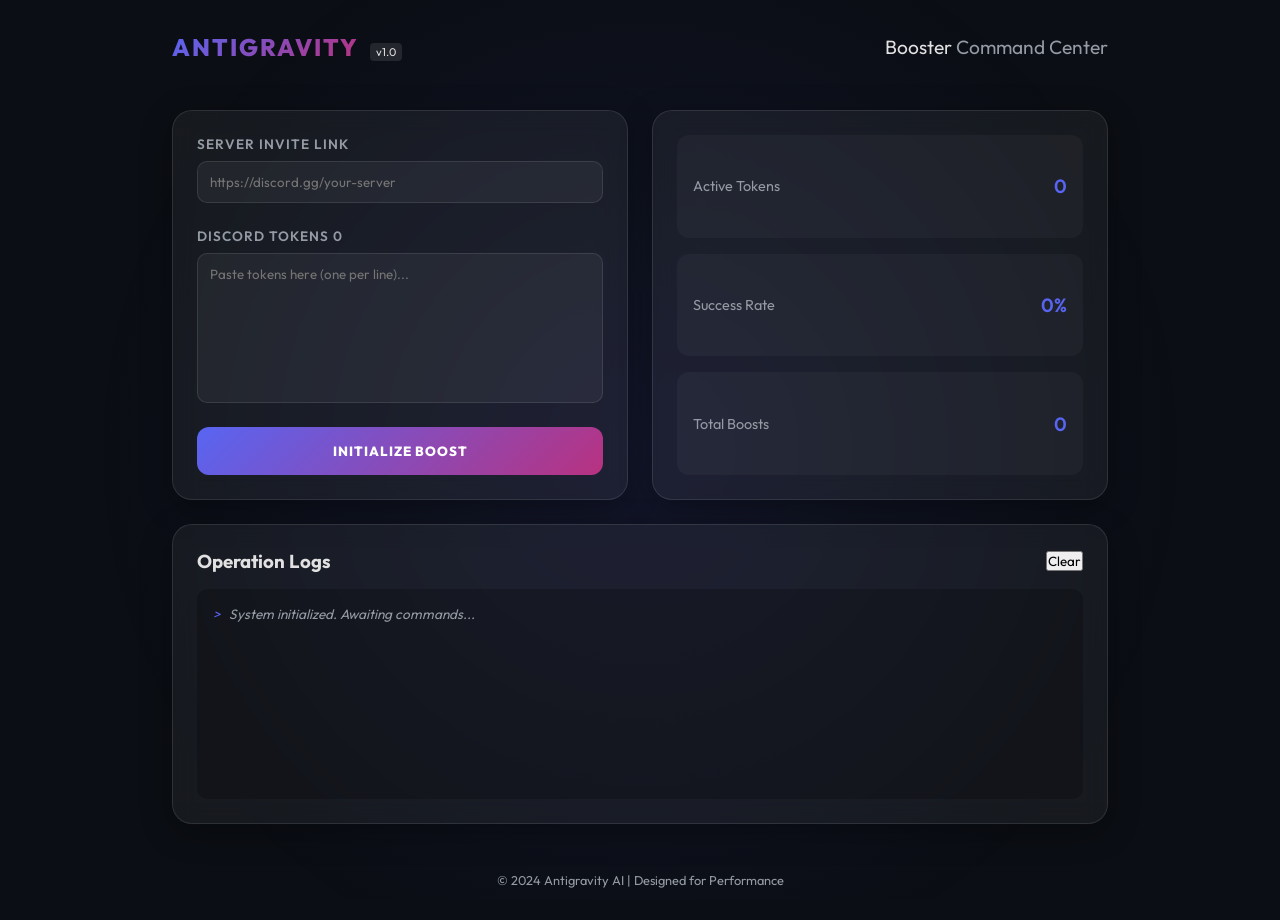
<file: dashboard/index.html>
<!DOCTYPE html>
<html lang="en">
<head>
    <meta charset="UTF-8">
    <meta name="viewport" content="width=device-width, initial-scale=1.0">
    <title>Antigravity | Discord Booster Control</title>
    <link rel="stylesheet" href="style.css">
    <link href="https://fonts.googleapis.com/css2?family=Outfit:wght@300;400;600;800&display=swap" rel="stylesheet">
</head>
<body>
    <div class="background-glow"></div>
    
    <div class="container">
        <header>
            <div class="logo">
                <span class="gradient-text">ANTIGRAVITY</span>
                <span class="version">v1.0</span>
            </div>
            <h1>Booster <span class="dim">Command Center</span></h1>
        </header>

        <main>
            <section class="control-panel glass">
                <div class="input-group">
                    <label for="invite">Server Invite Link</label>
                    <input type="text" id="invite" placeholder="https://discord.gg/your-server" class="glass-input">
                </div>

                <div class="input-group">
                    <label for="tokens">Discord Tokens <span class="count" id="token-count">0</span></label>
                    <textarea id="tokens" placeholder="Paste tokens here (one per line)..." class="glass-input"></textarea>
                </div>

                <button id="boost-btn" class="primary-btn">
                    <span class="btn-text">INITIALIZE BOOST</span>
                    <div class="loader"></div>
                </button>
            </section>

            <section class="stats-panel glass">
                <div class="stat-card">
                    <span class="stat-label">Active Tokens</span>
                    <span class="stat-value" id="active-tokens">0</span>
                </div>
                <div class="stat-card">
                    <span class="stat-label">Success Rate</span>
                    <span class="stat-value" id="success-rate">0%</span>
                </div>
                <div class="stat-card">
                    <span class="stat-label">Total Boosts</span>
                    <span class="stat-value" id="total-boosts">0</span>
                </div>
            </section>

            <section class="log-panel glass">
                <div class="log-header">
                    <h3>Operation Logs</h3>
                    <button id="clear-logs" class="text-btn">Clear</button>
                </div>
                <div id="logs" class="log-content">
                    <div class="log-entry system">System initialized. Awaiting commands...</div>
                </div>
            </section>
        </main>

        <footer>
            <p>&copy; 2024 Antigravity AI | Designed for Performance</p>
        </footer>
    </div>

    <script src="script.js"></script>
</body>
</html>
</file>
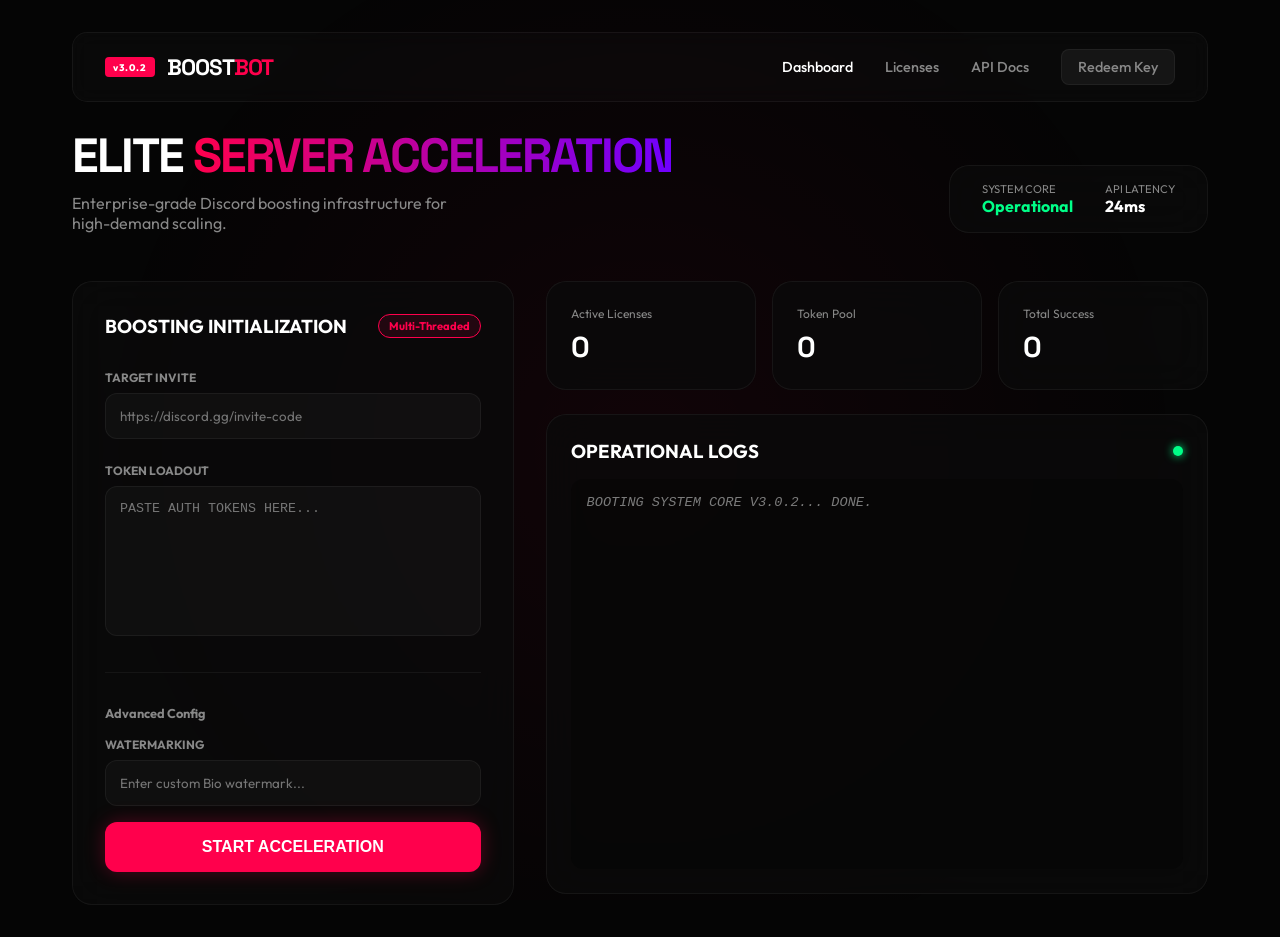
<file: booster_standalone/dashboard/index.html>
<!DOCTYPE html>
<html lang="en">
<head>
    <meta charset="UTF-8">
    <meta name="viewport" content="width=device-width, initial-scale=1.0">
    <title>BoostBot v3.0.2 | Enterprise Command Center</title>
    <link rel="stylesheet" href="style.css">
    <link href="https://fonts.googleapis.com/css2?family=Space+Grotesk:wght@300;400;600;700&family=Outfit:wght@300;400;600;800&display=swap" rel="stylesheet">
</head>
<body class="v3">
    <div class="background-overlay"></div>
    <div class="scanline"></div>
    
    <div class="container">
        <nav class="glass">
            <div class="logo">
                <span class="v-tag">v3.0.2</span>
                <span class="brand">BOOST<span class="accent">BOT</span></span>
            </div>
            <div class="nav-links">
                <a href="#" class="active">Dashboard</a>
                <a href="#">Licenses</a>
                <a href="#">API Docs</a>
                <a href="#" id="redeem-nav" class="status-btn">Redeem Key</a>
            </div>
        </nav>

        <header class="hero-section">
            <div class="header-content">
                <h1>ELITE <span class="gradient-text">SERVER ACCELERATION</span></h1>
                <p>Enterprise-grade Discord boosting infrastructure for high-demand scaling.</p>
            </div>
            <div class="system-status glass">
                <div class="status-item">
                    <span class="label">System Core</span>
                    <span class="value online">Operational</span>
                </div>
                <div class="status-item">
                    <span class="label">API Latency</span>
                    <span class="value">24ms</span>
                </div>
            </div>
        </header>

        <main class="grid-layout">
            <div class="left-col">
                <section class="action-card glass">
                    <div class="card-header">
                        <h3>BOOSTING INITIALIZATION</h3>
                        <div class="badge">Multi-Threaded</div>
                    </div>
                    
                    <div class="form-group">
                        <label>Target Invite</label>
                        <input type="text" id="invite" placeholder="https://discord.gg/invite-code" class="v3-input">
                    </div>

                    <div class="form-group">
                        <label>Token Loadout</label>
                        <textarea id="tokens" placeholder="PASTE AUTH TOKENS HERE..." class="v3-input v3-textarea"></textarea>
                    </div>

                    <div class="advanced-settings">
                        <h4>Advanced Config</h4>
                        <div class="toggle-group">
                            <label>Watermarking</label>
                            <input type="text" id="watermark" placeholder="Enter custom Bio watermark..." class="v3-input sub-input">
                        </div>
                    </div>

                    <button id="boost-btn" class="glow-btn">START ACCELERATION</button>
                </section>
            </div>

            <div class="right-col">
                <section class="stats-grid">
                    <div class="stat-box glass">
                        <span class="stat-title">Active Licenses</span>
                        <span class="stat-num" id="lic-count">0</span>
                    </div>
                    <div class="stat-box glass">
                        <span class="stat-title">Token Pool</span>
                        <span class="stat-num" id="token-pool">0</span>
                    </div>
                    <div class="stat-box glass">
                        <span class="stat-title">Total Success</span>
                        <span class="stat-num" id="total-success">0</span>
                    </div>
                </section>

                <section class="log-console glass">
                    <div class="console-header">
                        <h3>OPERATIONAL LOGS</h3>
                        <span class="pulse"></span>
                    </div>
                    <div id="logs" class="console-body">
                        <div class="log-line system">BOOTING SYSTEM CORE V3.0.2... DONE.</div>
                    </div>
                </section>
            </div>
        </main>

        <!-- License Modal -->
        <div id="license-modal" class="modal">
            <div class="modal-content glass">
                <h3>License Redemption</h3>
                <input type="text" id="license-key" placeholder="XXXX-XXXX-XXXX-XXXX" class="v3-input">
                <div class="modal-actions">
                    <button id="cancel-modal" class="text-btn">Cancel</button>
                    <button id="redeem-btn" class="glow-btn">Redeem License</button>
                </div>
            </div>
        </div>
    </div>

    <script src="script.js"></script>
</body>
</html>
</file>
<file: dashboard/style.css>
:root {
    --primary: #7289da;
    --accent: #5865f2;
    --bg: #0b0e14;
    --glass: rgba(255, 255, 255, 0.05);
    --glass-border: rgba(255, 255, 255, 0.1);
    --text: #e1e1e1;
    --text-dim: #949ba4;
    --gradient: linear-gradient(135deg, #5865f2 0%, #b83280 100%);
    --success: #43b581;
    --error: #f04747;
}

* {
    margin: 0;
    padding: 0;
    box-sizing: border-box;
    font-family: 'Outfit', sans-serif;
}

body {
    background-color: var(--bg);
    color: var(--text);
    overflow-x: hidden;
    min-height: 100vh;
}

.background-glow {
    position: fixed;
    top: 0;
    left: 0;
    width: 100vw;
    height: 100vh;
    background: radial-gradient(circle at 50% 50%, rgba(88, 101, 242, 0.1) 0%, transparent 70%);
    z-index: -1;
    pointer-events: none;
}

.container {
    max-width: 1000px;
    margin: 0 auto;
    padding: 2rem;
}

header {
    display: flex;
    justify-content: space-between;
    align-items: center;
    margin-bottom: 3rem;
}

.logo .gradient-text {
    font-size: 1.5rem;
    font-weight: 800;
    background: var(--gradient);
    -webkit-background-clip: text;
    -webkit-text-fill-color: transparent;
    letter-spacing: 2px;
}

.logo .version {
    font-size: 0.7rem;
    background: rgba(255,255,255,0.1);
    padding: 2px 6px;
    border-radius: 4px;
    margin-left: 8px;
    vertical-align: middle;
}

h1 {
    font-size: 1.2rem;
    font-weight: 400;
    text-align: right;
}

.dim {
    color: var(--text-dim);
}

main {
    display: grid;
    grid-template-columns: 1fr 1fr;
    gap: 1.5rem;
}

.glass {
    background: var(--glass);
    backdrop-filter: blur(12px);
    border: 1px solid var(--glass-border);
    border-radius: 20px;
    padding: 1.5rem;
    box-shadow: 0 8px 32px rgba(0, 0, 0, 0.3);
}

.control-panel {
    grid-column: span 1;
    display: flex;
    flex-direction: column;
    gap: 1.5rem;
}

.stats-panel {
    grid-column: span 1;
    display: grid;
    grid-template-columns: 1fr;
    gap: 1rem;
}

.stat-card {
    background: rgba(255,255,255,0.03);
    padding: 1rem;
    border-radius: 12px;
    display: flex;
    justify-content: space-between;
    align-items: center;
}

.stat-label {
    color: var(--text-dim);
    font-size: 0.9rem;
}

.stat-value {
    font-weight: 600;
    font-size: 1.2rem;
    color: var(--accent);
}

.log-panel {
    grid-column: span 2;
    height: 300px;
    display: flex;
    flex-direction: column;
}

.log-header {
    display: flex;
    justify-content: space-between;
    align-items: center;
    margin-bottom: 1rem;
}

.log-content {
    flex: 1;
    background: rgba(0,0,0,0.2);
    border-radius: 10px;
    padding: 1rem;
    font-family: 'Courier New', Courier, monospace;
    font-size: 0.85rem;
    overflow-y: auto;
    color: #ccc;
}

.log-entry {
    margin-bottom: 0.5rem;
    padding-left: 1rem;
    position: relative;
}

.log-entry::before {
    content: '>';
    position: absolute;
    left: 0;
    color: var(--accent);
}

.log-entry.success { color: var(--success); }
.log-entry.error { color: var(--error); }
.log-entry.system { color: var(--text-dim); font-style: italic; }

.input-group {
    display: flex;
    flex-direction: column;
    gap: 0.5rem;
}

label {
    font-size: 0.85rem;
    font-weight: 600;
    color: var(--text-dim);
    text-transform: uppercase;
    letter-spacing: 1px;
}

.glass-input {
    background: rgba(255,255,255,0.05);
    border: 1px solid var(--glass-border);
    border-radius: 10px;
    padding: 12px;
    color: white;
    transition: all 0.3s ease;
}

.glass-input:focus {
    outline: none;
    border-color: var(--accent);
    background: rgba(255,255,255,0.08);
    box-shadow: 0 0 0 4px rgba(88, 101, 242, 0.2);
}

textarea.glass-input {
    resize: none;
    height: 150px;
}

.primary-btn {
    background: var(--gradient);
    border: none;
    padding: 1rem;
    border-radius: 12px;
    color: white;
    font-weight: 800;
    letter-spacing: 1px;
    cursor: pointer;
    transition: all 0.3s ease;
    position: relative;
    overflow: hidden;
}

.primary-btn:hover {
    transform: translateY(-2px);
    box-shadow: 0 10px 20px rgba(88, 101, 242, 0.4);
}

.primary-btn:active {
    transform: translateY(0);
}

.primary-btn:disabled {
    opacity: 0.5;
    cursor: not-allowed;
}

.loader {
    display: none;
    width: 20px;
    height: 20px;
    border: 3px solid rgba(255,255,255,0.3);
    border-radius: 50%;
    border-top-color: white;
    animation: spin 1s linear infinite;
    position: absolute;
    top: 50%;
    left: 50%;
    margin-top: -10px;
    margin-left: -10px;
}

@keyframes spin {
    to { transform: rotate(360deg); }
}

footer {
    margin-top: 3rem;
    text-align: center;
    color: var(--text-dim);
    font-size: 0.8rem;
}

/* Animations */
@keyframes fadeIn {
    from { opacity: 0; transform: translateY(20px); }
    to { opacity: 1; transform: translateY(0); }
}

.glass {
    animation: fadeIn 0.6s ease forwards;
}

.control-panel { animation-delay: 0.1s; }
.stats-panel { animation-delay: 0.2s; }
.log-panel { animation-delay: 0.3s; }
</file>
<file: booster_standalone/dashboard/style.css>
:root {
    --bg-dark: #050505;
    --card-bg: rgba(10, 10, 10, 0.8);
    --accent: #ff004c;
    --accent-glow: rgba(255, 0, 76, 0.3);
    --text-primary: #ffffff;
    --text-secondary: #888888;
    --border: rgba(255, 255, 255, 0.05);
    --gradient: linear-gradient(90deg, #ff004c 0%, #7000ff 100%);
}

* {
    margin: 0;
    padding: 0;
    box-sizing: border-box;
}

body.v3 {
    background-color: var(--bg-dark);
    color: var(--text-primary);
    font-family: 'Outfit', sans-serif;
    overflow-x: hidden;
}

.background-overlay {
    position: fixed;
    top: 0; left: 0; width: 100%; height: 100%;
    background: radial-gradient(circle at 50% 50%, rgba(255, 0, 76, 0.05) 0%, transparent 70%);
    z-index: -1;
}

.scanline {
    width: 100%;
    height: 100px;
    z-index: 10;
    background: linear-gradient(0deg, rgba(0, 0, 0, 0) 0%, rgba(255, 255, 255, 0.02) 50%, rgba(0, 0, 0, 0) 100%);
    opacity: 0.1;
    position: fixed;
    bottom: 100%;
    animation: scanline 6s linear infinite;
}

@keyframes scanline {
    0% { bottom: 100%; }
    100% { bottom: -100px; }
}

.container {
    max-width: 1200px;
    margin: 0 auto;
    padding: 2rem;
}

nav.glass {
    display: flex;
    justify-content: space-between;
    align-items: center;
    padding: 1rem 2rem;
    border-radius: 15px;
    margin-bottom: 2rem;
    background: rgba(255, 255, 255, 0.02);
    border: 1px solid var(--border);
    backdrop-filter: blur(10px);
}

.logo {
    display: flex;
    align-items: center;
    gap: 12px;
}

.v-tag {
    background: var(--accent);
    color: white;
    font-size: 0.6rem;
    font-weight: 800;
    padding: 4px 8px;
    border-radius: 4px;
    letter-spacing: 1px;
}

.brand {
    font-family: 'Space Grotesk', sans-serif;
    font-weight: 700;
    font-size: 1.4rem;
    letter-spacing: -1px;
}

.accent { color: var(--accent); }

.nav-links {
    display: flex;
    gap: 2rem;
    align-items: center;
}

.nav-links a {
    color: var(--text-secondary);
    text-decoration: none;
    font-size: 0.9rem;
    font-weight: 500;
    transition: 0.3s;
}

.nav-links a:hover, .nav-links a.active {
    color: var(--text-primary);
}

.status-btn {
    background: rgba(255, 255, 255, 0.05);
    padding: 8px 16px;
    border-radius: 8px;
    border: 1px solid var(--border);
}

.hero-section {
    display: flex;
    justify-content: space-between;
    align-items: flex-end;
    margin-bottom: 3rem;
}

h1 {
    font-family: 'Space Grotesk', sans-serif;
    font-size: 3rem;
    font-weight: 800;
    letter-spacing: -2px;
    line-height: 0.9;
}

.gradient-text {
    background: var(--gradient);
    -webkit-background-clip: text;
    -webkit-text-fill-color: transparent;
}

.hero-section p {
    color: var(--text-secondary);
    margin-top: 1rem;
    max-width: 400px;
}

.system-status {
    display: flex;
    gap: 2rem;
    padding: 1rem 2rem;
    border-radius: 12px;
}

.status-item {
    display: flex;
    flex-direction: column;
}

.status-item .label { font-size: 0.7rem; color: var(--text-secondary); text-transform: uppercase; }
.status-item .value { font-weight: 700; }
.value.online { color: #00ff88; }

.grid-layout {
    display: grid;
    grid-template-columns: 1fr 1.5fr;
    gap: 2rem;
}

.glass {
    background: var(--card-bg);
    border: 1px solid var(--border);
    border-radius: 20px;
    backdrop-filter: blur(20px);
}

.action-card {
    padding: 2rem;
}

.card-header {
    display: flex;
    justify-content: space-between;
    align-items: center;
    margin-bottom: 2rem;
}

.badge {
    background: rgba(255, 0, 76, 0.1);
    color: var(--accent);
    font-size: 0.7rem;
    font-weight: 700;
    padding: 4px 10px;
    border-radius: 100px;
    border: 1px solid var(--accent);
}

.form-group {
    margin-bottom: 1.5rem;
}

label {
    display: block;
    font-size: 0.75rem;
    color: var(--text-secondary);
    margin-bottom: 8px;
    text-transform: uppercase;
    font-weight: 700;
}

.v3-input {
    width: 100%;
    background: rgba(255, 255, 255, 0.03);
    border: 1px solid var(--border);
    padding: 14px;
    border-radius: 12px;
    color: white;
    font-family: inherit;
    transition: 0.3s;
}

.v3-input:focus {
    outline: none;
    border-color: var(--accent);
    background: rgba(255, 255, 255, 0.06);
}

.v3-textarea {
    height: 150px;
    resize: none;
    font-family: 'Courier New', Courier, monospace;
}

.advanced-settings {
    margin-top: 2rem;
    padding-top: 2rem;
    border-top: 1px solid var(--border);
}

.advanced-settings h4 {
    font-size: 0.8rem;
    color: var(--text-secondary);
    margin-bottom: 1rem;
}

.glow-btn {
    width: 100%;
    background: var(--accent);
    color: white;
    border: none;
    padding: 1rem;
    border-radius: 12px;
    font-weight: 800;
    font-size: 1rem;
    cursor: pointer;
    transition: 0.3s;
    margin-top: 1rem;
    box-shadow: 0 0 20px var(--accent-glow);
}

.glow-btn:hover {
    transform: scale(1.02);
    box-shadow: 0 0 40px var(--accent-glow);
}

.stats-grid {
    display: grid;
    grid-template-columns: repeat(3, 1fr);
    gap: 1rem;
    margin-bottom: 1.5rem;
}

.stat-box {
    padding: 1.5rem;
    display: flex;
    flex-direction: column;
    gap: 8px;
}

.stat-title { font-size: 0.75rem; color: var(--text-secondary); }
.stat-num { font-size: 1.8rem; font-weight: 800; font-family: 'Space Grotesk'; }

.log-console {
    height: 480px;
    display: flex;
    flex-direction: column;
    padding: 1.5rem;
}

.console-header {
    display: flex;
    justify-content: space-between;
    align-items: center;
    margin-bottom: 1rem;
}

.pulse {
    width: 10px;
    height: 10px;
    background: #00ff88;
    border-radius: 50%;
    box-shadow: 0 0 10px #00ff88;
    animation: pulse 2s infinite;
}

@keyframes pulse {
    0% { transform: scale(1); opacity: 1; }
    50% { transform: scale(1.5); opacity: 0.5; }
    100% { transform: scale(1); opacity: 1; }
}

.console-body {
    flex: 1;
    background: rgba(0,0,0,0.3);
    border-radius: 12px;
    padding: 1rem;
    overflow-y: auto;
    font-family: 'Courier New', Courier, monospace;
    font-size: 0.85rem;
    color: #00ff88;
}

.log-line {
    margin-bottom: 4px;
    opacity: 0.9;
}

.log-line.system { color: #888; font-style: italic; }
.log-line.error { color: var(--accent); }

/* Modal */
.modal {
    display: none;
    position: fixed;
    top: 0; left: 0; width: 100%; height: 100%;
    background: rgba(0,0,0,0.8);
    backdrop-filter: blur(5px);
    z-index: 100;
    justify-content: center;
    align-items: center;
}

.modal-content {
    width: 400px;
    padding: 2rem;
    display: flex;
    flex-direction: column;
    gap: 1.5rem;
}

.modal-actions {
    display: flex;
    gap: 1rem;
}

.text-btn {
    background: transparent;
    border: none;
    color: var(--text-secondary);
    cursor: pointer;
    font-weight: 600;
}
</file>
